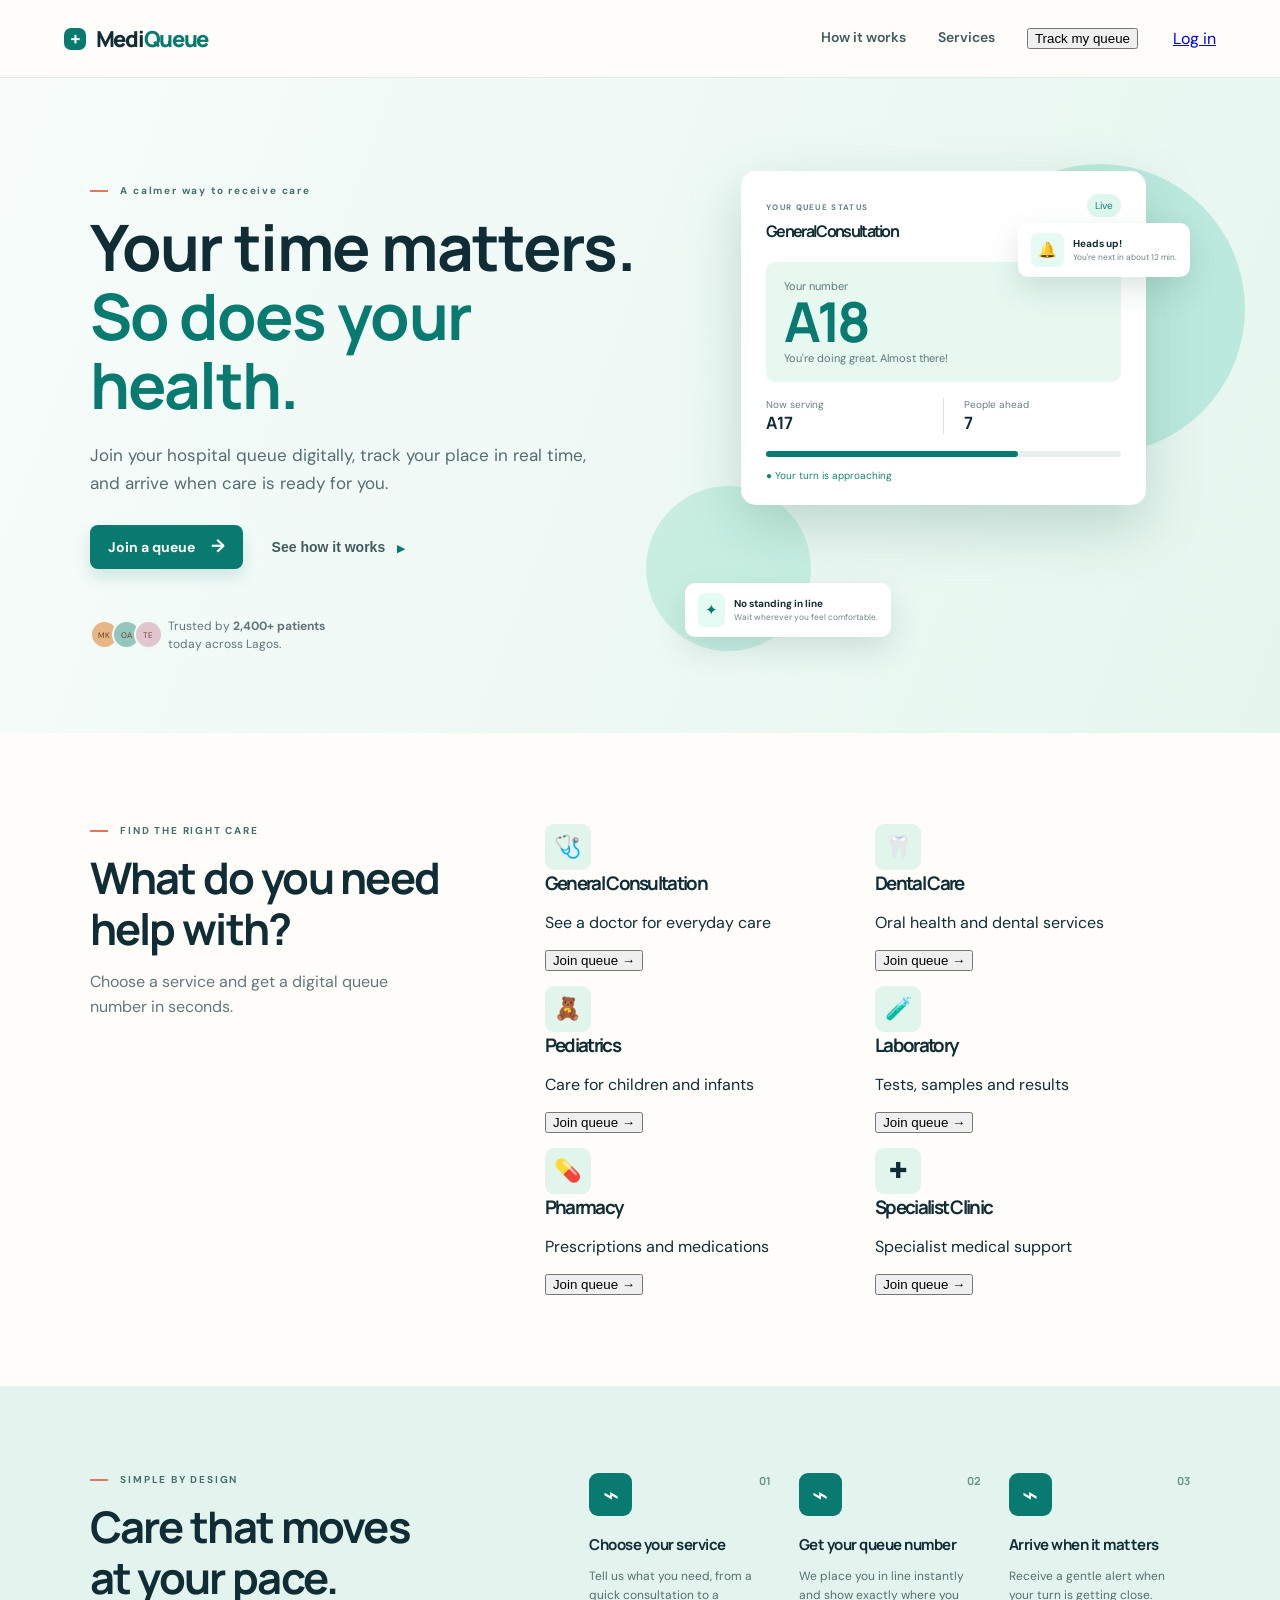
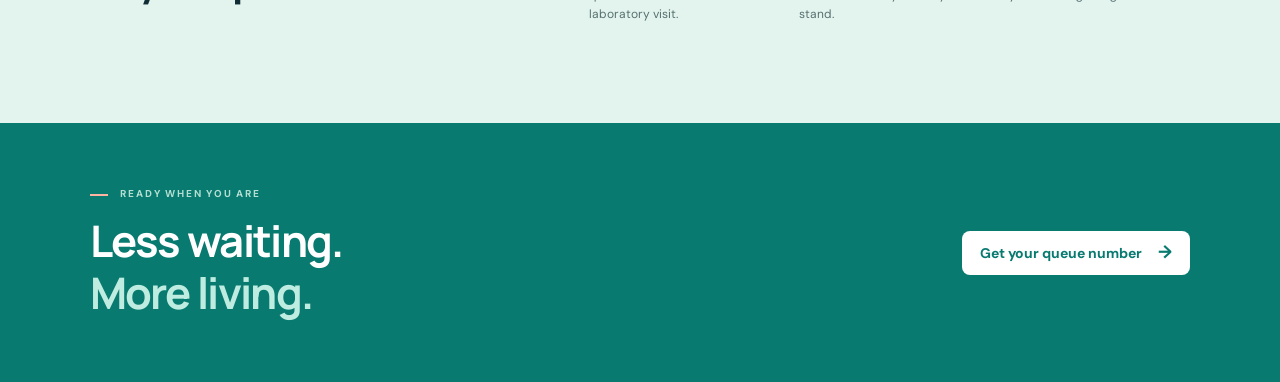
<file: index.html>
<!doctype html>
<html lang="en">

<head>
  <meta charset="UTF-8" />
  <meta name="viewport" content="width=device-width, initial-scale=1.0" />
  <meta name="description" content="MediQueue hospital queue management prototype" />
  <title>MediQueue | Care, without the wait</title>
  <link rel="preconnect" href="https://fonts.googleapis.com" />
  <link rel="preconnect" href="https://fonts.gstatic.com" crossorigin />
  <link
    href="https://fonts.googleapis.com/css2?family=DM+Sans:wght@400;500;600;700&family=Manrope:wght@600;700;800&display=swap"
    rel="stylesheet" />
  <link rel="stylesheet" href="styles.css" />
</head>

<body>
 <header class="topbar">
  <a class="brand" href="#home" aria-label="MediQueue home">
    <span class="brand-mark">+</span>
    Medi<span>Queue</span>
  </a>

  <nav>
    <a href="#how-it-works">How it works</a>
    <a href="#services">Services</a>
    <button class="nav-button" id="trackStatus">
      Track my queue
    </button>
  </nav>

  <div class="header-actions">
    <a class="login-link" href="login.php">Log in</a>
  </div>
</header>
  <main id="home">
    <section class="hero">
      <div class="hero-copy">
        <p class="eyebrow"><span></span> A calmer way to receive care</p>
        <h1>Your time matters.<br /><em>So does your health.</em></h1>
        <p class="hero-text">Join your hospital queue digitally, track your place in real time, and arrive when care is
          ready for you.</p>
        <div class="hero-actions"><button class="primary-button" id="getStarted">Join a queue <b>→</b></button><button
            class="text-button" id="viewDemo">See how it works <span>▶</span></button></div>
        <div class="trust-row">
          <div class="avatar-stack"><i>MK</i><i>OA</i><i>TE</i></div>
          <p>Trusted by <strong>2,400+ patients</strong><br />today across Lagos.</p>
        </div>
      </div>
      <div class="hero-visual" aria-label="Queue status preview">
        <div class="orb orb-one"></div>
        <div class="orb orb-two"></div>
        <div class="queue-preview">
          <div class="preview-head">
            <div><span class="tiny-label">YOUR QUEUE STATUS</span>
              <h3>General Consultation</h3>
            </div><span class="live-dot">Live</span>
          </div>
          <div class="ticket"><span>Your number</span><strong id="heroNumber">A25</strong><small>You're doing great.
              Almost there!</small></div>
          <div class="queue-metrics">
            <div><span>Now serving</span><b id="heroServing">A17</b></div>
            <div><span>People ahead</span><b id="heroAhead">8</b></div>
          </div>
          <div class="progress"><span id="heroProgress"></span></div>
          <p class="approaching">● Your turn is approaching</p>
        </div>
        <div class="floating-card notification-card"><span>🔔</span>
          <div><b>Heads up!</b><small>You're next in about 12 min.</small></div>
        </div>
        <div class="floating-card location-card"><span>✦</span>
          <div><b>No standing in line</b><small>Wait wherever you feel comfortable.</small></div>
        </div>
      </div>  
    </section>

    <section class="service-section" id="services">
      <div class="section-intro">
        <p class="eyebrow"><span></span> FIND THE RIGHT CARE</p>
        <h2>What do you need help with?</h2>
        <p>Choose a service and get a digital queue number in seconds.</p>
      </div>
      <div class="service-grid" id="serviceGrid"></div>
    </section>

    <section class="how-section" id="how-it-works">
      <div>
        <p class="eyebrow"><span></span> SIMPLE BY DESIGN</p>
        <h2>Care that moves<br />at your pace.</h2>
      </div>
      <div class="steps">
        <article><span>01</span>
          <div class="step-icon">⌁</div>
          <h3>Choose your service</h3>
          <p>Tell us what you need, from a quick consultation to a laboratory visit.</p>
        </article>
        <article><span>02</span>
          <div class="step-icon">⌁</div>
          <h3>Get your queue number</h3>
          <p>We place you in line instantly and show exactly where you stand.</p>
        </article>
        <article><span>03</span>
          <div class="step-icon">⌁</div>
          <h3>Arrive when it matters</h3>
          <p>Receive a gentle alert when your turn is getting close.</p>
        </article>
      </div>
    </section>

    <section class="cta">
      <div>
        <p class="eyebrow"><span></span> READY WHEN YOU ARE</p>
        <h2>Less waiting.<br /><em>More living.</em></h2>
      </div><button class="light-button" id="ctaJoin">Get your queue number <b>→</b></button>
    </section>
  </main>

  <div class="modal hidden" id="patientModal" role="dialog" aria-modal="true" aria-labelledby="patientTitle">
    <div class="modal-card"><button class="close" data-close="patientModal">×</button>
      <p class="eyebrow"><span></span> PATIENT CHECK-IN</p>
      <h2 id="patientTitle">Get your queue number</h2>
      <p class="muted">Choose a service. We’ll reserve your place immediately.</p>
      <form id="queueForm"><label>Service <select id="serviceSelect" required></select></label><label>Your name <input
            id="patientName" maxlength="40" required placeholder="e.g. Ada Okafor" /></label><button class="primary-button full" type="button" id="joinQueueButton">
    Join queue <b>→</b>
</button></form>
    </div>
  </div>

  <div class="modal hidden" id="statusModal" role="dialog" aria-modal="true" aria-labelledby="statusTitle">
    <div class="modal-card status-card"><button class="close" data-close="statusModal">×</button>
      <p class="eyebrow"><span></span> YOU'RE CHECKED IN</p>
      <h2 id="statusTitle">Your queue status</h2>
      <div class="status-ticket">
        <p id="statusDepartment">General Consultation</p><strong id="statusNumber">A25</strong><span>Your queue
          number</span>
      </div>
      <div class="status-data">
        <div><small>Now serving</small><b id="statusServing">A17</b></div>
        <div><small>People ahead</small><b id="statusAhead">8</b></div>
        <div><small>Status</small><b class="waiting" id="statusState">WAITING</b></div>
      </div>
      <p class="notification-message" id="statusMessage">We’ll let you know when your turn is close. Feel free to wait
        comfortably.</p>
    </div>
  </div>

  <div class="modal hidden" id="staffModal" role="dialog" aria-modal="true" aria-labelledby="staffTitle">
    <div class="modal-card staff-card"><button class="close" data-close="staffModal">×</button>
      <div class="staff-heading">
        <div>
          <p class="eyebrow"><span></span> STAFF CONSOLE</p>
          <h2 id="staffTitle">Queue management</h2>
        </div><select id="staffService"></select>
      </div>
      <div class="staff-now"><span>NOW SERVING</span><strong id="staffServing">A17</strong><button
          class="primary-button" id="callNext">Call next <b>→</b></button></div>
      <div class="queue-list-head"><span>Patients waiting</span><span id="queueCount">8 in queue</span></div>
      <ul class="queue-list" id="queueList"></ul>
    </div>
  </div>
  <script src="app.js"></script>
</body>

</html>
</file>
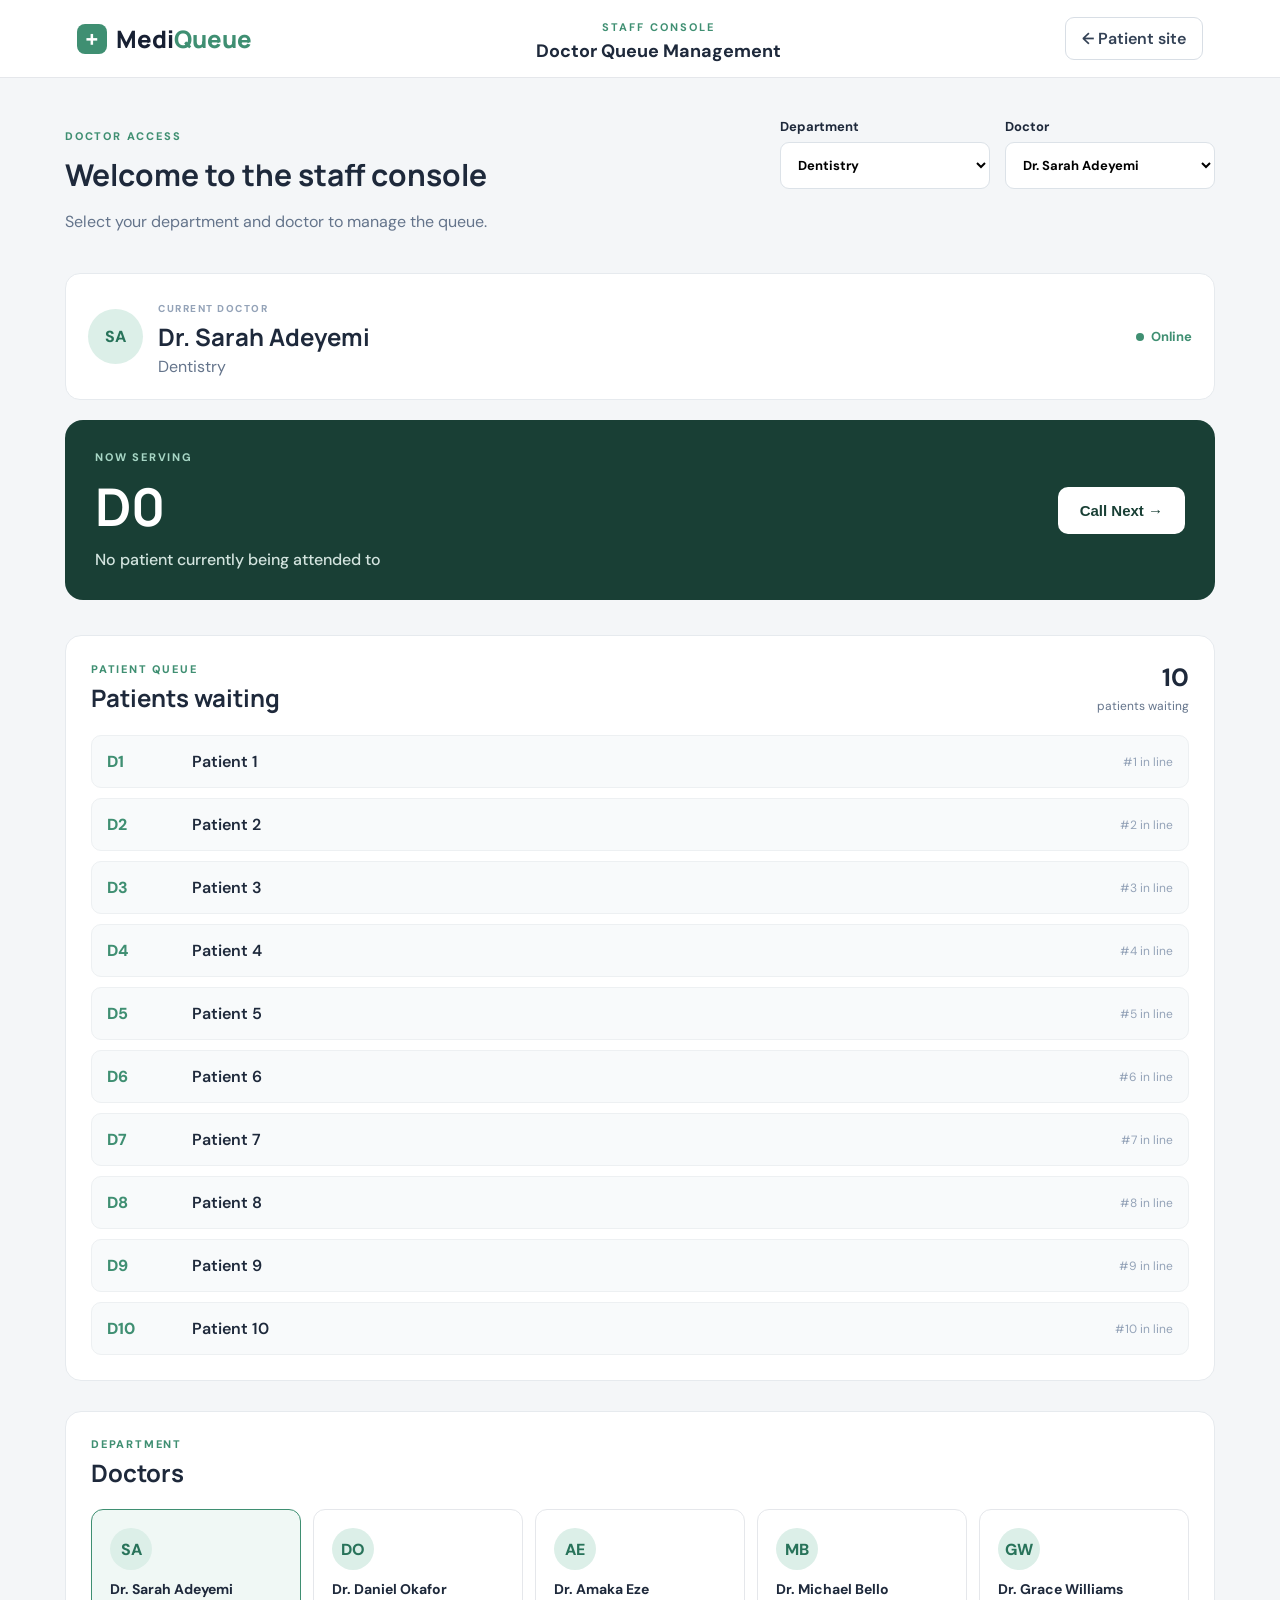
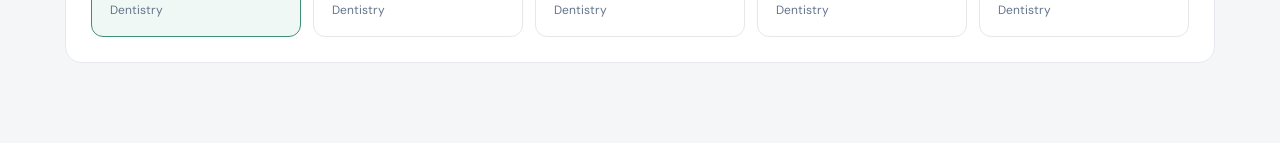
<file: staff/staff.html>
<!DOCTYPE html>
<html lang="en">

<head>

  <meta charset="UTF-8">

  <meta
    name="viewport"
    content="width=device-width, initial-scale=1.0"
  >

  <meta
    name="description"
    content="MediQueue staff queue management"
  >

  <title>MediQueue | Staff Console</title>

  <link
    rel="preconnect"
    href="https://fonts.googleapis.com"
  >

  <link
    rel="preconnect"
    href="https://fonts.gstatic.com"
    crossorigin
  >

  <link
    href="https://fonts.googleapis.com/css2?family=DM+Sans:wght@400;500;600;700&family=Manrope:wght@600;700;800&display=swap"
    rel="stylesheet"
  >

  <link rel="stylesheet" href="staff.css">

</head>


<body>

  <header class="staff-topbar">

    <a
      href="../index.html"
      class="brand"
    >

      <span class="brand-mark">+</span>
      Medi<span>Queue</span>

    </a>


    <div class="staff-title">

      <span>STAFF CONSOLE</span>

      <h1>Doctor Queue Management</h1>

    </div>


    <a
      href="../index.html"
      class="back-button"
    >
      ← Patient site
    </a>

  </header>


  <main class="staff-container">


    <!-- DOCTOR SELECTION -->

    <section class="doctor-section">

      <div>

        <p class="eyebrow">
          DOCTOR ACCESS
        </p>

        <h2>Welcome to the staff console</h2>

        <p class="subtitle">
          Select your department and doctor to manage the queue.
        </p>

      </div>


      <div class="controls">

        <label>

          Department

          <select id="departmentSelect">

            <option value="Dental Care">
              Dentistry
            </option>

            <option value="General Consultation">
              General Consultation
            </option>

            <option value="Pediatrics">
              Pediatrics
            </option>

            <option value="Specialist Clinic">
              Specialist Clinic
            </option>

          </select>

        </label>


        <label>

          Doctor

          <select id="doctorSelect"></select>

        </label>

      </div>

    </section>



    <!-- DOCTOR CARD -->

    <section class="doctor-card">

      <div class="doctor-info">

        <div class="doctor-avatar" id="doctorAvatar">
          SA
        </div>

        <div>

          <span class="doctor-label">
            CURRENT DOCTOR
          </span>

          <h2 id="doctorName">
            Dr. Sarah Adeyemi
          </h2>

          <p id="doctorDepartment">
            Dentistry
          </p>

        </div>

      </div>


      <div class="doctor-status">

        <span class="status-dot"></span>

        <span>Online</span>

      </div>

    </section>



    <!-- CURRENT PATIENT -->

    <section class="now-serving">

      <div class="serving-info">

        <span class="section-label">
          NOW SERVING
        </span>

        <strong id="currentNumber">
          D0
        </strong>

        <h3 id="currentPatient">
          No patient currently being attended to
        </h3>

      </div>


      <button
        class="call-next"
        id="callNext"
      >

        Call Next
        <span>→</span>

      </button>

    </section>



    <!-- QUEUE -->

    <section class="queue-section">

      <div class="queue-heading">

        <div>

          <span class="section-label">
            PATIENT QUEUE
          </span>

          <h2>Patients waiting</h2>

        </div>


        <div class="queue-count">

          <strong id="queueCount">
            0
          </strong>

          <span>
            patients waiting
          </span>

        </div>

      </div>


      <div
        class="queue-list"
        id="queueList"
      ></div>

    </section>



    <!-- DOCTORS -->

    <section class="doctors-section">

      <div class="queue-heading">

        <div>

          <span class="section-label">
            DEPARTMENT
          </span>

          <h2>Doctors</h2>

        </div>

      </div>


      <div
        class="doctors-grid"
        id="doctorsGrid"
      ></div>

    </section>


  </main>


  <script src="staff.js"></script>

</body>

</html>
</file>
<file: styles.css>
:root {
    --ink: #102d36;
    --muted: #62777d;
    --mint: #dff7ef;
    --teal: #087a70;
    --deep: #075a55;
    --cream: #fcfaf5;
    --line: #d8e4e0;
    --coral: #ff8068
}

* {
    box-sizing: border-box
}

html {
    scroll-behavior: smooth
}

body {
    margin: 0;
    background: var(--cream);
    color: var(--ink);
    font-family: 'DM Sans', sans-serif
}

.topbar {
    height: 78px;
    display: flex;
    align-items: center;
    justify-content: space-between;
    padding: 0 max(5vw, 32px);
    border-bottom: 1px solid #e5ebe7;
    background: #fffdf9;
    position: relative;
    z-index: 2
}

.brand {
    font-family: Manrope, sans-serif;
    font-size: 22px;
    font-weight: 800;
    color: var(--ink);
    text-decoration: none;
    letter-spacing: -1.3px
}

.brand span:not(.brand-mark) {
    color: var(--teal)
}

.brand-mark {
    display: inline-grid;
    place-items: center;
    margin-right: 7px;
    width: 22px;
    height: 22px;
    border-radius: 7px;
    background: var(--teal);
    color: white;
    font-size: 19px;
    line-height: 1;
    vertical-align: 1px
}

nav {
    display: flex;
    gap: 32px;
    margin-left: auto;
    margin-right: 35px
}

nav a,
.text-button {
    color: #405a60;
    text-decoration: none;
    font-weight: 600;
    font-size: 14px
}

.outline-button,
.primary-button,
.light-button {
    border: 0;
    border-radius: 8px;
    padding: 13px 18px;
    font: 700 14px 'DM Sans';
    cursor: pointer;
    transition: .2s
}

.outline-button {
    background: transparent;
    border: 1px solid #bbcac6;
    color: var(--ink)
}

.primary-button {
    background: var(--teal);
    color: white;
    box-shadow: 0 8px 16px #087a7029
}

.primary-button:hover {
    background: var(--deep);
    transform: translateY(-1px)
}

.primary-button b,
.light-button b {
    font-size: 18px;
    line-height: 0;
    margin-left: 13px
}

.hero {
    min-height: 555px;
    padding: 85px max(7vw, 45px) 80px;
    display: grid;
    grid-template-columns: 1.04fr .96fr;
    gap: 48px;
    overflow: hidden;
    background: linear-gradient(110deg, #f7fcfa 0%, #e5f6ef 100%)
}

.hero-copy {
    padding-top: 21px;
    max-width: 620px
}

.eyebrow {
    font-size: 10px;
    letter-spacing: 1.8px;
    font-weight: 700;
    color: #42706b;
    margin: 0 0 15px
}

.eyebrow span {
    display: inline-block;
    width: 18px;
    height: 2px;
    background: #df795d;
    vertical-align: middle;
    margin-right: 9px
}

h1,
h2,
h3 {
    font-family: Manrope, sans-serif;
    letter-spacing: -1.7px;
    margin: 0
}

h1 {
    font-size: clamp(42px, 5vw, 69px);
    line-height: 1.08
}

h1 em,
h2 em {
    font-style: normal;
    color: var(--teal)
}

.hero-text {
    max-width: 510px;
    color: #536d70;
    font-size: 17px;
    line-height: 1.6;
    margin: 23px 0 28px
}

.hero-actions {
    display: flex;
    align-items: center;
    gap: 23px
}

.text-button {
    border: 0;
    background: transparent;
    cursor: pointer
}

.text-button span {
    font-size: 10px;
    color: var(--teal);
    margin-left: 8px
}

.trust-row {
    display: flex;
    align-items: center;
    gap: 12px;
    margin-top: 48px
}

.trust-row p {
    font-size: 12px;
    line-height: 1.5;
    color: #607579;
    margin: 0
}

.avatar-stack {
    display: flex
}

.avatar-stack i {
    width: 29px;
    height: 29px;
    border: 2px solid #f0faf5;
    border-radius: 50%;
    background: #e8b585;
    color: #6a4230;
    font-style: normal;
    font-size: 8px;
    display: grid;
    place-items: center;
    margin-right: -7px
}

.avatar-stack i:nth-child(2) {
    background: #94c6bd
}

.avatar-stack i:nth-child(3) {
    background: #e3c5d0
}

.hero-visual {
    position: relative;
    min-height: 375px
}

.queue-preview {
    width: min(100%, 405px);
    position: absolute;
    top: 8px;
    left: 56px;
    padding: 23px 25px;
    background: #fff;
    border-radius: 15px;
    box-shadow: 0 22px 55px #5b938153;
    z-index: 1
}

.preview-head {
    display: flex;
    justify-content: space-between;
    gap: 8px
}

.tiny-label {
    font-size: 8px;
    letter-spacing: 1.3px;
    color: #698087;
    font-weight: 700
}

.preview-head h3 {
    font-size: 16px;
    margin-top: 5px
}

.live-dot {
    font-size: 10px;
    color: #178173;
    background: #dff7ef;
    border-radius: 20px;
    padding: 5px 8px;
    height: max-content
}

.ticket {
    margin: 20px 0 16px;
    padding: 17px 18px;
    border-radius: 9px;
    background: #e7f8f1
}

.ticket span,
.ticket small {
    display: block;
    color: #5f7775;
    font-size: 11px
}

.ticket strong {
    display: block;
    font-family: Manrope;
    font-size: 55px;
    letter-spacing: -4px;
    line-height: 1.05;
    color: var(--teal)
}

.queue-metrics {
    display: grid;
    grid-template-columns: 1fr 1fr
}

.queue-metrics div:first-child {
    border-right: 1px solid var(--line)
}

.queue-metrics div+div {
    padding-left: 20px
}

.queue-metrics span {
    font-size: 10px;
    color: #687e82;
    display: block
}

.queue-metrics b {
    font-family: Manrope;
    font-size: 17px
}

.progress {
    height: 6px;
    background: #e8f0ed;
    border-radius: 8px;
    margin: 17px 0 12px
}

.progress span {
    display: block;
    width: 62%;
    height: 100%;
    background: var(--teal);
    border-radius: 8px
}

.approaching {
    font-size: 10px;
    color: #168473;
    margin: 0
}

.orb {
    position: absolute;
    border-radius: 50%;
    background: #bce9dd
}

.orb-one {
    width: 290px;
    height: 290px;
    right: -55px;
    top: 1px
}

.orb-two {
    width: 165px;
    height: 165px;
    left: -39px;
    bottom: 2px;
    background: #c8eee2
}

.floating-card {
    position: absolute;
    z-index: 2;
    background: #fff;
    border-radius: 10px;
    display: flex;
    align-items: center;
    gap: 9px;
    padding: 10px 13px;
    box-shadow: 0 12px 30px #30645629;
    font-size: 10px
}

.floating-card>span {
    font-size: 15px;
    background: #e4faf2;
    padding: 7px;
    border-radius: 7px
}

.floating-card b,
.floating-card small {
    display: block
}

.floating-card small {
    color: #708286;
    margin-top: 2px
}

.notification-card {
    right: 0;
    top: 60px
}

.location-card {
    bottom: 16px;
    left: 0
}

.location-card>span {
    color: var(--teal)
}

.service-section {
    padding: 91px max(7vw, 45px);
    display: grid;
    grid-template-columns: .75fr 1.25fr;
    gap: 68px;
    background: #fffdf9
}

.section-intro h2,
.how-section h2,
.cta h2 {
    font-size: clamp(30px, 3.4vw, 45px);
    line-height: 1.18
}

.section-intro>p:last-child {
    color: var(--muted);
    line-height: 1.55;
    max-width: 320px
}

.service-grid {
    display: grid;
    grid-template-columns: 1fr 1fr;
    gap: 15px
}

.service {
    padding: 21px;
    background: #f3f9f6;
    border: 1px solid transparent;
    border-radius: 10px;
    display: flex;
    align-items: center;
    gap: 15px;
    cursor: pointer;
    transition: .2s
}

.service:hover {
    border-color: #96c7ba;
    transform: translateY(-2px);
    background: white
}

.service-icon {
    font-size: 22px;
    width: 46px;
    height: 46px;
    display: grid;
    place-items: center;
    background: #e1f5ed;
    border-radius: 9px
}

.service h3 {
    font-size: 15px;
    letter-spacing: -.5px
}

.service p {
    font-size: 11px;
    color: var(--muted);
    margin: 3px 0 0
}

.how-section {
    background: #e3f4ee;
    padding: 87px max(7vw, 45px);
    display: grid;
    grid-template-columns: .85fr 1.15fr;
    gap: 55px
}

.steps {
    display: grid;
    grid-template-columns: repeat(3, 1fr);
    gap: 28px
}

.steps article {
    position: relative
}

.steps article>span {
    position: absolute;
    right: 0;
    top: 0;
    font: 700 11px Manrope;
    color: #6a938d
}

.step-icon {
    width: 43px;
    height: 43px;
    display: grid;
    place-items: center;
    border-radius: 9px;
    color: white;
    background: var(--teal);
    font-size: 27px
}

.steps h3 {
    font-size: 15px;
    letter-spacing: -.5px;
    margin-top: 18px
}

.steps p {
    font-size: 12px;
    color: #56706f;
    line-height: 1.6
}

.cta {
    display: flex;
    align-items: center;
    justify-content: space-between;
    padding: 64px max(7vw, 45px);
    color: white;
    background: var(--teal)
}

.cta .eyebrow {
    color: #b5dfd3
}

.cta .eyebrow span {
    background: #ffb4a3
}

.cta h2 em {
    color: #beece0
}

.light-button {
    color: var(--teal);
    background: white
}

.modal {
    position: fixed;
    z-index: 20;
    inset: 0;
    padding: 24px;
    display: grid;
    place-items: center;
    background: #082d2d8a;
    backdrop-filter: blur(4px)
}

.modal.hidden {
    display: none
}

.modal-card {
    width: min(100%, 470px);
    position: relative;
    background: #fffdf9;
    border-radius: 16px;
    padding: 34px;
    box-shadow: 0 20px 60px #102d3666
}

.modal-card h2 {
    font-size: 29px
}

.close {
    position: absolute;
    right: 16px;
    top: 14px;
    color: #58716f;
    background: transparent;
    border: 0;
    font-size: 28px;
    cursor: pointer
}

.muted {
    color: var(--muted);
    font-size: 14px;
    margin: 9px 0 23px
}

form {
    display: grid;
    gap: 15px
}

label {
    font-size: 12px;
    font-weight: 700;
    color: #38575a
}

input,
select {
    width: 100%;
    padding: 12px;
    margin-top: 6px;
    border-radius: 7px;
    border: 1px solid #cbd9d5;
    background: white;
    color: var(--ink);
    font: 14px 'DM Sans'
}

.full {
    width: 100%;
    margin-top: 6px
}

.status-ticket {
    text-align: center;
    background: #e4f6ef;
    margin: 20px 0;
    padding: 18px;
    border-radius: 10px
}

.status-ticket p {
    font-size: 13px;
    color: #517470;
    margin: 0
}

.status-ticket strong {
    font: 800 66px/1 Manrope;
    letter-spacing: -5px;
    color: var(--teal);
    display: block
}

.status-ticket span {
    font-size: 11px;
    color: #66817d
}

.status-data {
    display: grid;
    grid-template-columns: repeat(3, 1fr);
    text-align: center
}

.status-data div+div {
    border-left: 1px solid var(--line)
}

.status-data small {
    display: block;
    color: #6c8385;
    font-size: 10px
}

.status-data b {
    font: 700 15px Manrope
}

.status-data .waiting {
    color: #d16851;
    font-size: 11px
}

.notification-message {
    font-size: 12px;
    text-align: center;
    color: #587371;
    line-height: 1.5;
    margin: 20px 0 0
}

.staff-card {
    width: min(100%, 680px)
}

.staff-heading {
    display: flex;
    align-items: start;
    justify-content: space-between;
    gap: 18px
}

.staff-heading select {
    width: 200px;
    margin: 0
}

.staff-now {
    margin: 25px 0 16px;
    padding: 18px 21px;
    border-radius: 10px;
    background: #e2f5ee;
    display: flex;
    align-items: center;
    gap: 15px
}

.staff-now span {
    font-size: 10px;
    letter-spacing: 1px;
    color: #53756f
}

.staff-now strong {
    font: 800 38px/1 Manrope;
    color: var(--teal);
    margin-right: auto
}

.queue-list-head {
    display: flex;
    justify-content: space-between;
    font-size: 12px;
    font-weight: 700;
    margin-bottom: 8px
}

.queue-list-head span+span {
    color: #66817e;
    font-weight: 500
}

.queue-list {
    list-style: none;
    padding: 0;
    margin: 0;
    max-height: 270px;
    overflow: auto
}

.queue-list li {
    display: flex;
    align-items: center;
    padding: 12px 6px;
    border-top: 1px solid #e2eae7;
    font-size: 13px
}

.queue-list li b {
    width: 46px;
    font-family: Manrope
}

.queue-list li span {
    color: #6a7e80;
    flex: 1
}

.skip {
    background: #fff2ee;
    border: 0;
    border-radius: 5px;
    color: #bd5b47;
    padding: 6px 8px;
    font: 600 11px 'DM Sans';
    cursor: pointer
}

@media(max-width:800px) {
    nav {
        display: none
    }

    .hero,
    .service-section,
    .how-section {
        grid-template-columns: 1fr
    }

    .hero {
        padding-top: 55px
    }

    .hero-visual {
        min-height: 395px
    }

    .service-section,
    .how-section {
        gap: 35px
    }

    .steps {
        gap: 18px
    }

    .cta {
        gap: 25px
    }

    .queue-preview {
        left: 24px
    }

    .notification-card {
        right: -10px
    }
}

@media(max-width:520px) {
    .topbar {
        padding: 0 20px
    }

    .outline-button {
        padding: 9px 11px
    }

    .hero,
    .service-section,
    .how-section,
    .cta {
        padding-left: 24px;
        padding-right: 24px
    }

    .hero {
        gap: 15px
    }

    .hero-visual {
        transform: scale(.91);
        transform-origin: top left;
        width: 110%;
        min-height: 350px
    }

    .service-grid,
    .steps {
        grid-template-columns: 1fr
    }

    .cta {
        display: block
    }

    .light-button {
        margin-top: 22px
    }

    .staff-now {
        flex-wrap: wrap
    }

    .staff-now .primary-button {
        width: 100%
    }

    .staff-heading {
        display: block
    }

    .staff-heading select {
        width: 100%;
        margin-top: 16px
    }
}
</file>
<file: staff/staff.css>
* {
  box-sizing: border-box;
}

body {
  margin: 0;
  background: #f4f6f8;
  color: #1e293b;
  font-family: "DM Sans", sans-serif;
}


.staff-topbar {
  min-height: 78px;
  padding: 0 6%;
  background: white;

  display: flex;
  align-items: center;
  justify-content: space-between;

  border-bottom: 1px solid #e5e7eb;
}


.brand {
  color: #172033;
  text-decoration: none;

  font-size: 24px;
  font-weight: 800;

  font-family: "Manrope", sans-serif;
}

.brand span:last-child {
  color: #3f8f72;
}


.brand-mark {
  display: inline-flex;

  width: 30px;
  height: 30px;

  margin-right: 4px;

  align-items: center;
  justify-content: center;

  background: #3f8f72;
  color: white;

  border-radius: 8px;
}


.staff-title {
  text-align: center;
}

.staff-title span {
  font-size: 11px;
  font-weight: 700;

  letter-spacing: 2px;

  color: #3f8f72;
}

.staff-title h1 {
  margin: 3px 0 0;

  font-size: 18px;
}


.back-button {
  text-decoration: none;

  padding: 10px 16px;

  border: 1px solid #d8dee5;
  border-radius: 9px;

  color: #334155;

  font-weight: 600;
}


.staff-container {
  width: min(1150px, 92%);
  margin: 40px auto 80px;
}


.doctor-section {
  display: flex;
  justify-content: space-between;
  gap: 30px;

  margin-bottom: 25px;
}


.eyebrow,
.section-label {
  color: #3f8f72;

  font-size: 11px;
  font-weight: 800;

  letter-spacing: 1.8px;
}


.doctor-section h2 {
  margin: 8px 0;

  font-family: "Manrope", sans-serif;

  font-size: 30px;
}


.subtitle {
  color: #64748b;
}


.controls {
  display: flex;
  gap: 15px;
}


.controls label {
  display: flex;
  flex-direction: column;

  gap: 7px;

  font-size: 13px;
  font-weight: 700;
}


.controls select {
  min-width: 210px;

  padding: 13px;

  border: 1px solid #dce2e8;
  border-radius: 9px;

  background: white;

  font: inherit;
}



.doctor-card {
  padding: 22px;

  background: white;

  border: 1px solid #e6eaee;

  border-radius: 15px;

  display: flex;
  align-items: center;
  justify-content: space-between;

  margin-bottom: 20px;
}


.doctor-info {
  display: flex;
  align-items: center;
  gap: 15px;
}


.doctor-avatar {
  width: 55px;
  height: 55px;

  border-radius: 50%;

  display: flex;
  align-items: center;
  justify-content: center;

  background: #dcefe8;

  color: #28735a;

  font-weight: 800;
}


.doctor-label {
  color: #94a3b8;

  font-size: 10px;
  font-weight: 800;

  letter-spacing: 1.5px;
}


.doctor-info h2 {
  margin: 3px 0;

  font-family: "Manrope", sans-serif;
}


.doctor-info p {
  margin: 0;

  color: #64748b;
}


.doctor-status {
  display: flex;
  align-items: center;
  gap: 7px;

  color: #3f8f72;

  font-size: 13px;
  font-weight: 700;
}


.status-dot {
  width: 8px;
  height: 8px;

  background: #3f8f72;

  border-radius: 50%;
}



.now-serving {
  padding: 30px;

  border-radius: 18px;

  background: #193f35;
  color: white;

  display: flex;
  align-items: center;
  justify-content: space-between;

  margin-bottom: 35px;
}


.section-label {
  display: block;
}


.now-serving .section-label {
  color: #a7d6c5;
}


.serving-info strong {
  display: block;

  margin: 7px 0;

  font-family: "Manrope", sans-serif;

  font-size: 52px;
}


.serving-info h3 {
  margin: 0;

  font-size: 16px;
  font-weight: 500;

  color: #d3e4df;
}


.call-next {
  border: none;

  padding: 15px 22px;

  border-radius: 10px;

  background: white;
  color: #193f35;

  font-size: 15px;
  font-weight: 800;

  cursor: pointer;
}


.call-next:hover {
  transform: translateY(-1px);
}


.call-next:disabled {
  opacity: .5;
  cursor: not-allowed;
}



.queue-section,
.doctors-section {
  padding: 25px;

  background: white;

  border: 1px solid #e6eaee;

  border-radius: 16px;

  margin-bottom: 30px;
}


.queue-heading {
  display: flex;
  justify-content: space-between;
  align-items: center;

  margin-bottom: 20px;
}


.queue-heading h2 {
  margin: 5px 0 0;

  font-family: "Manrope", sans-serif;
}


.queue-count {
  text-align: right;
}


.queue-count strong {
  font-size: 25px;

  display: block;
}


.queue-count span {
  font-size: 12px;

  color: #64748b;
}


.queue-list {
  display: flex;
  flex-direction: column;

  gap: 10px;
}


.patient-row {
  padding: 15px;

  display: grid;

  grid-template-columns: 70px 1fr auto;

  align-items: center;

  gap: 15px;

  background: #f8fafb;

  border: 1px solid #edf0f2;

  border-radius: 10px;
}


.patient-number {
  font-weight: 800;

  color: #3f8f72;
}


.patient-name {
  font-weight: 600;
}


.patient-position {
  color: #94a3b8;

  font-size: 12px;
}


.doctors-grid {
  display: grid;

  grid-template-columns:
    repeat(5, 1fr);

  gap: 12px;
}


.doctor-mini-card {
  padding: 18px;

  border: 1px solid #e5e7eb;

  border-radius: 12px;

  cursor: pointer;

  background: white;

  transition: .2s;
}


.doctor-mini-card:hover {
  border-color: #3f8f72;
  transform: translateY(-2px);
}


.doctor-mini-card.active {
  border-color: #3f8f72;

  background: #f0f8f5;
}


.mini-avatar {
  width: 42px;
  height: 42px;

  display: flex;
  align-items: center;
  justify-content: center;

  border-radius: 50%;

  background: #dcefe8;

  color: #28735a;

  font-weight: 800;

  margin-bottom: 10px;
}


.doctor-mini-card h3 {
  margin: 0 0 4px;

  font-size: 14px;
}


.doctor-mini-card p {
  margin: 0;

  font-size: 12px;

  color: #64748b;
}


@media (max-width: 800px) {

  .staff-topbar {
    padding: 15px 4%;

    flex-wrap: wrap;

    gap: 15px;
  }


  .staff-title {
    order: 3;

    width: 100%;
  }


  .doctor-section {
    flex-direction: column;
  }


  .controls {
    flex-direction: column;
  }


  .controls select {
    width: 100%;
  }


  .now-serving {
    flex-direction: column;

    align-items: flex-start;

    gap: 25px;
  }


  .doctors-grid {
    grid-template-columns:
      repeat(2, 1fr);
  }

}


@media (max-width: 500px) {

  .patient-row {
    grid-template-columns: 55px 1fr;
  }

  .patient-position {
    display: none;
  }

}
</file>
